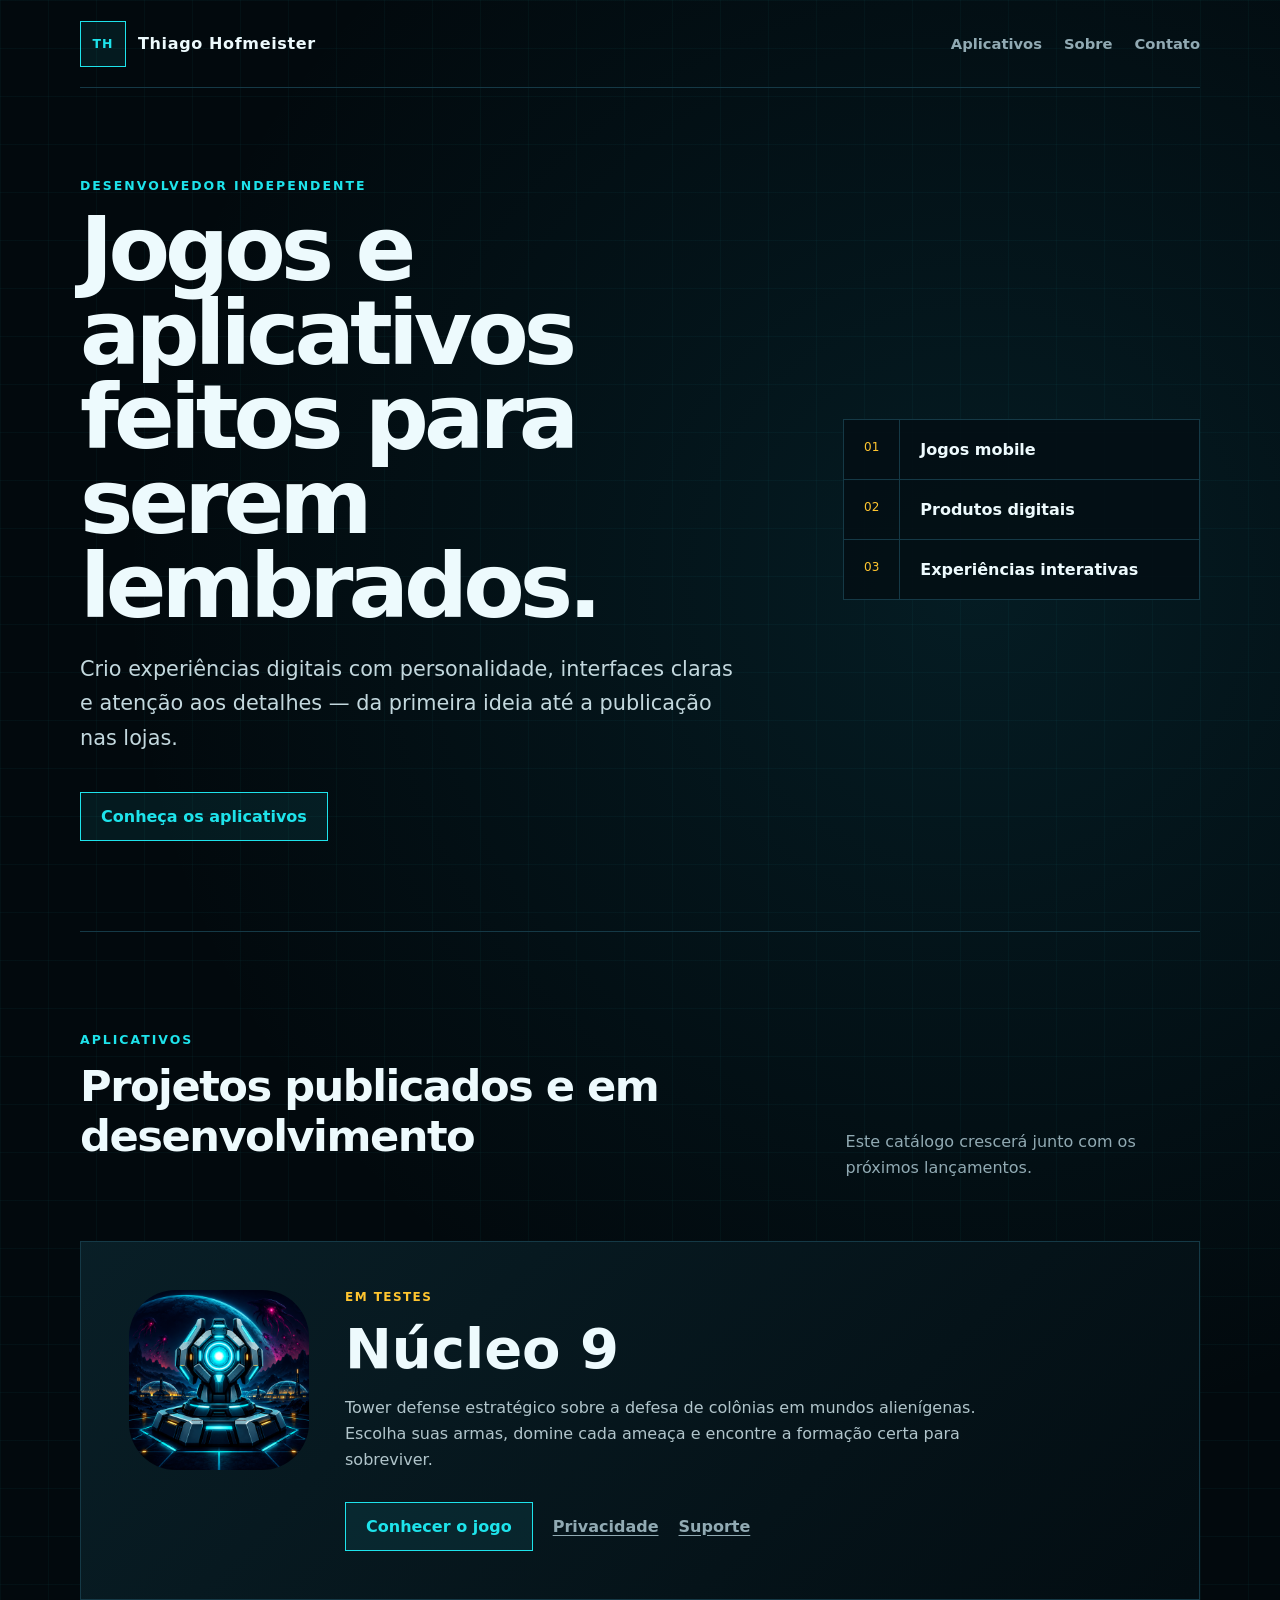
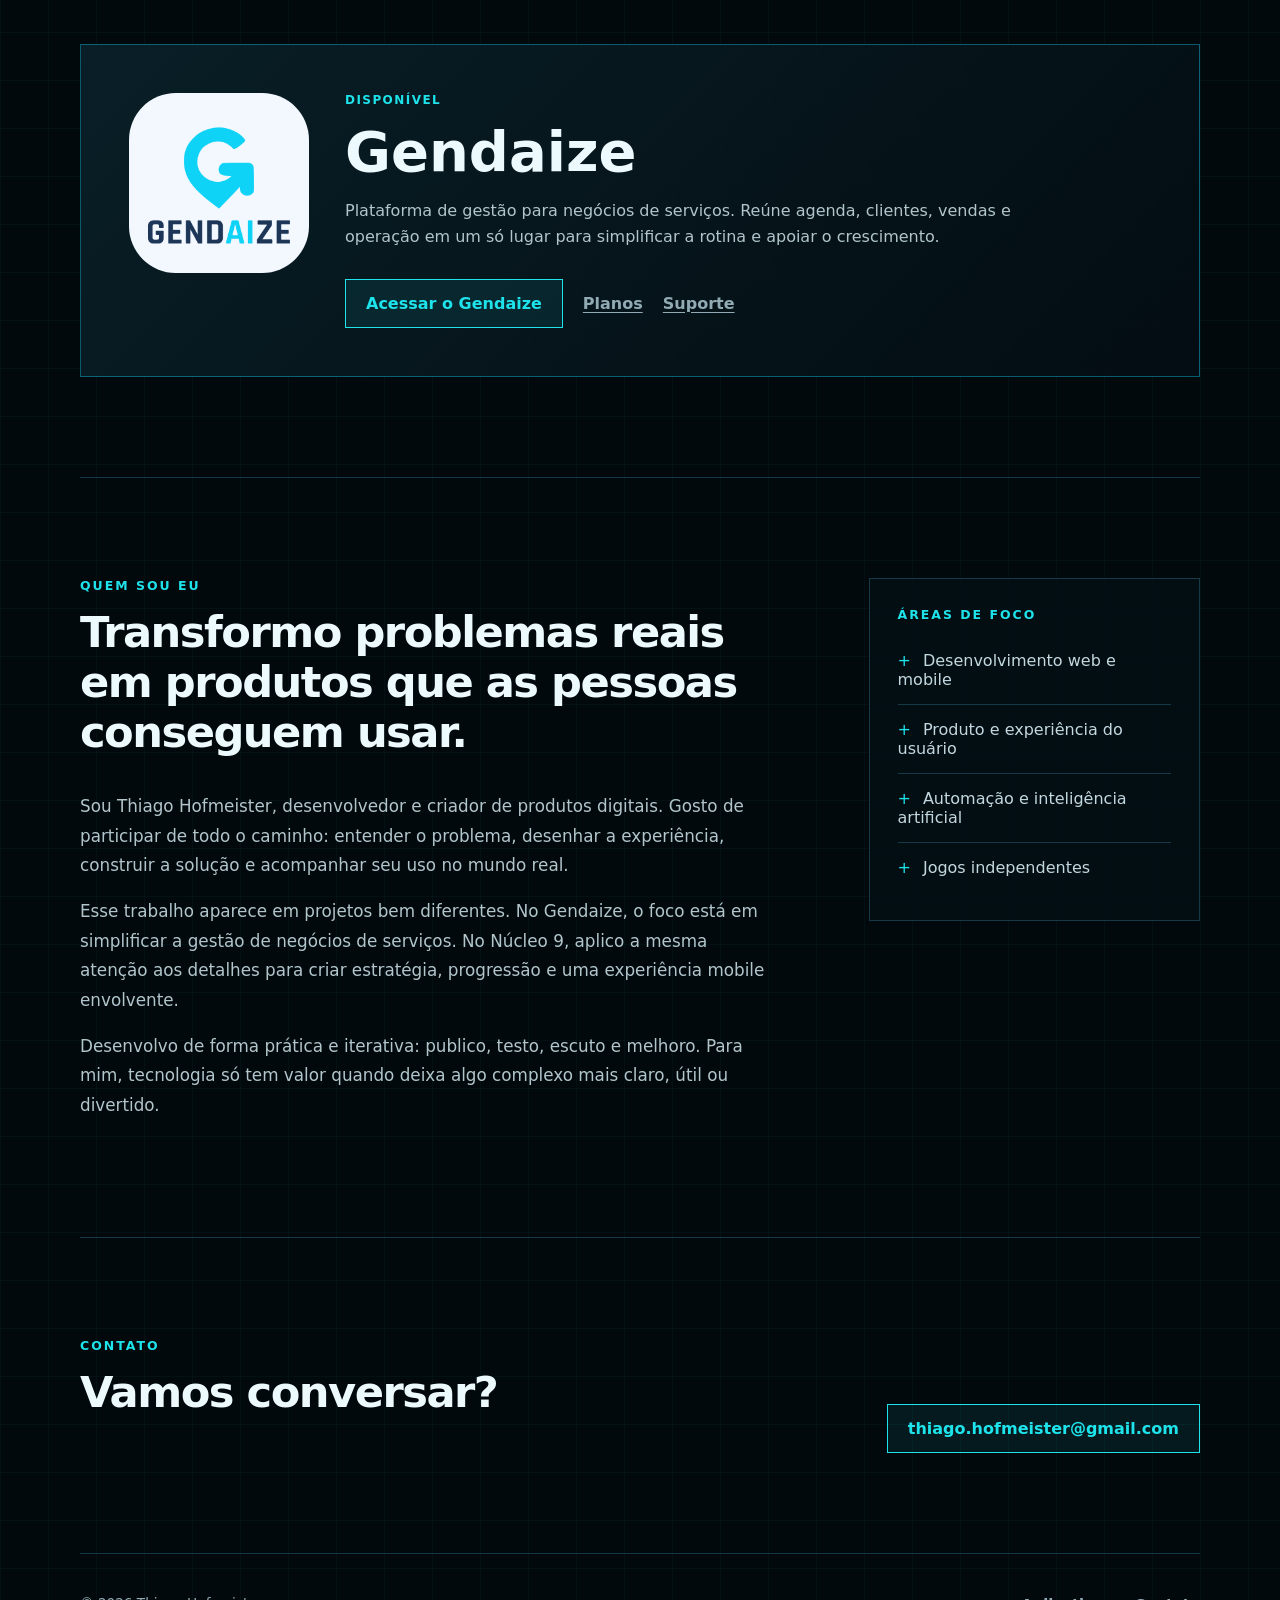
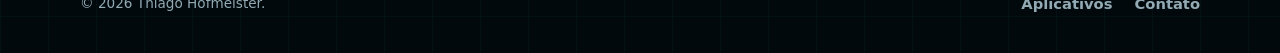
<file: index.html>
<!doctype html>
<html lang="pt-BR">
  <head>
    <meta charset="utf-8">
    <meta name="viewport" content="width=device-width, initial-scale=1">
    <meta name="description" content="Site de Thiago Hofmeister, desenvolvedor independente de jogos e aplicativos.">
    <meta name="theme-color" content="#041318">
    <title>Thiago Hofmeister — Desenvolvedor</title>
    <link rel="icon" href="/assets/app-icon.png">
    <link rel="stylesheet" href="/styles.css">
  </head>
  <body>
    <header class="site-header">
      <a class="brand" href="/" aria-label="Página inicial de Thiago Hofmeister">
        <span class="brand-mark" aria-hidden="true">TH</span>
        <span>Thiago Hofmeister</span>
      </a>
      <nav aria-label="Navegação principal">
        <a href="#aplicativos">Aplicativos</a>
        <a href="#sobre">Sobre</a>
        <a href="#contato">Contato</a>
      </nav>
    </header>

    <main>
      <section class="developer-hero">
        <div>
          <p class="eyebrow">Desenvolvedor independente</p>
          <h1>Jogos e aplicativos feitos para serem lembrados.</h1>
          <p class="lead">Crio experiências digitais com personalidade, interfaces claras e atenção aos detalhes — da primeira ideia até a publicação nas lojas.</p>
          <a class="button" href="#aplicativos">Conheça os aplicativos</a>
        </div>
        <div class="signal-card" aria-label="Áreas de atuação">
          <span>01</span><strong>Jogos mobile</strong>
          <span>02</span><strong>Produtos digitais</strong>
          <span>03</span><strong>Experiências interativas</strong>
        </div>
      </section>

      <section class="app-catalog" id="aplicativos" aria-labelledby="apps-title">
        <div class="section-heading">
          <div>
            <p class="eyebrow">Aplicativos</p>
            <h2 id="apps-title">Projetos publicados e em desenvolvimento</h2>
          </div>
          <p>Este catálogo crescerá junto com os próximos lançamentos.</p>
        </div>

        <article class="app-card">
          <img src="/assets/app-icon.png" alt="Ícone do Núcleo 9" width="180" height="180">
          <div class="app-card-copy">
            <p class="app-status">Em testes</p>
            <h3>Núcleo 9</h3>
            <p>Tower defense estratégico sobre a defesa de colônias em mundos alienígenas. Escolha suas armas, domine cada ameaça e encontre a formação certa para sobreviver.</p>
            <div class="app-actions">
              <a class="button" href="/apps/nucleo-9/">Conhecer o jogo</a>
              <a href="/privacidade/">Privacidade</a>
              <a href="/suporte/">Suporte</a>
            </div>
          </div>
        </article>

        <article class="app-card app-card-gendaize">
          <div class="app-logo-frame">
            <img src="/assets/gendaize-logo.png" alt="Logotipo do Gendaize" width="180" height="180">
          </div>
          <div class="app-card-copy">
            <p class="app-status app-status-live">Disponível</p>
            <h3>Gendaize</h3>
            <p>Plataforma de gestão para negócios de serviços. Reúne agenda, clientes, vendas e operação em um só lugar para simplificar a rotina e apoiar o crescimento.</p>
            <div class="app-actions">
              <a class="button" href="https://gendaize.app" rel="noreferrer">Acessar o Gendaize</a>
              <a href="https://gendaize.app/planos" rel="noreferrer">Planos</a>
              <a href="https://gendaize.app/ajuda-e-suporte" rel="noreferrer">Suporte</a>
            </div>
          </div>
        </article>
      </section>

      <section class="about" id="sobre" aria-labelledby="about-title">
        <div class="about-copy">
          <p class="eyebrow">Quem sou eu</p>
          <h2 id="about-title">Transformo problemas reais em produtos que as pessoas conseguem usar.</h2>
          <p>Sou Thiago Hofmeister, desenvolvedor e criador de produtos digitais. Gosto de participar de todo o caminho: entender o problema, desenhar a experiência, construir a solução e acompanhar seu uso no mundo real.</p>
          <p>Esse trabalho aparece em projetos bem diferentes. No Gendaize, o foco está em simplificar a gestão de negócios de serviços. No Núcleo 9, aplico a mesma atenção aos detalhes para criar estratégia, progressão e uma experiência mobile envolvente.</p>
          <p>Desenvolvo de forma prática e iterativa: publico, testo, escuto e melhoro. Para mim, tecnologia só tem valor quando deixa algo complexo mais claro, útil ou divertido.</p>
        </div>
        <aside class="about-focus" aria-label="Áreas de foco">
          <p class="eyebrow">Áreas de foco</p>
          <ul>
            <li>Desenvolvimento web e mobile</li>
            <li>Produto e experiência do usuário</li>
            <li>Automação e inteligência artificial</li>
            <li>Jogos independentes</li>
          </ul>
        </aside>
      </section>

      <section class="contact-section" id="contato">
        <div><p class="eyebrow">Contato</p><h2>Vamos conversar?</h2></div>
        <a class="button" href="mailto:thiago.hofmeister@gmail.com">thiago.hofmeister@gmail.com</a>
      </section>
    </main>

    <footer>
      <p>© 2026 Thiago Hofmeister.</p>
      <div>
        <a href="#aplicativos">Aplicativos</a>
        <a href="mailto:thiago.hofmeister@gmail.com">Contato</a>
      </div>
    </footer>
  </body>
</html>
</file>
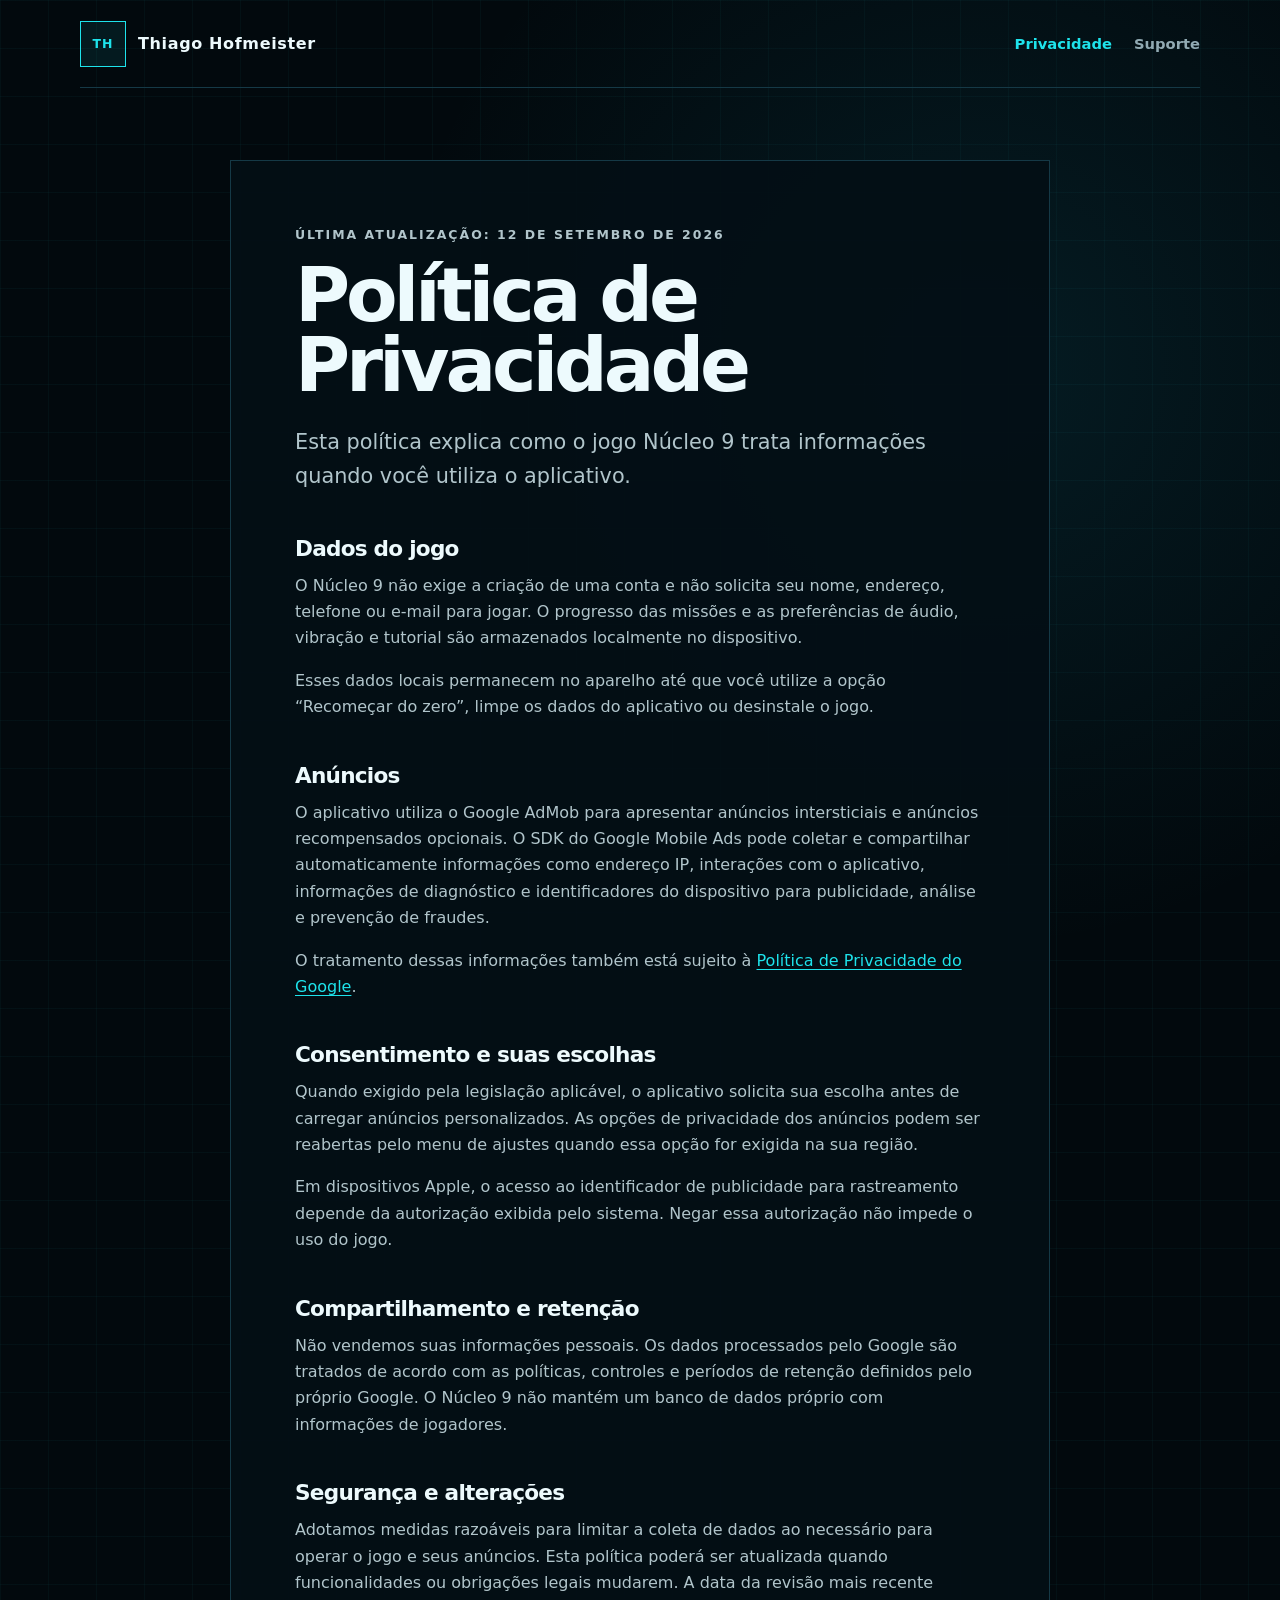
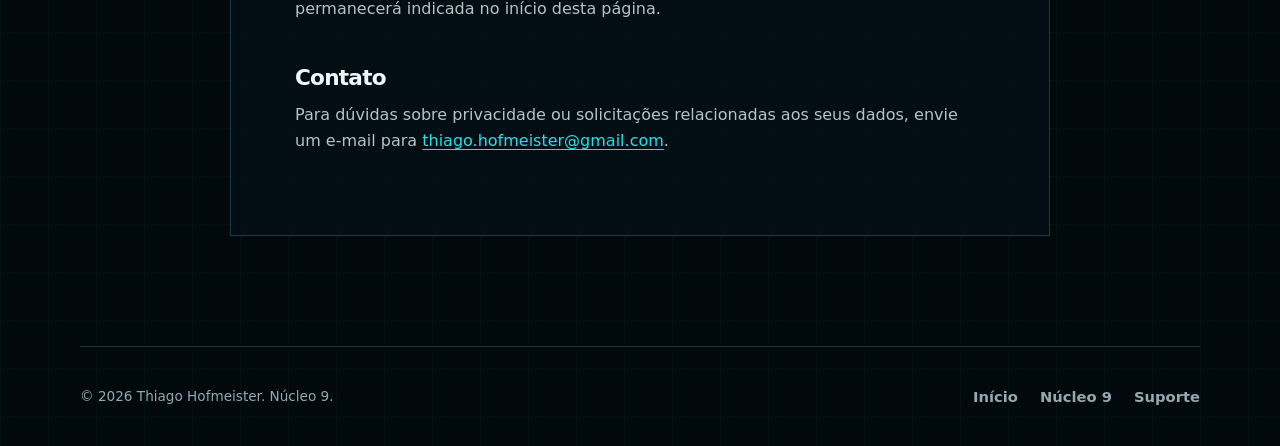
<file: privacidade/index.html>
<!doctype html>
<html lang="pt-BR">
  <head>
    <meta charset="utf-8">
    <meta name="viewport" content="width=device-width, initial-scale=1">
    <meta name="description" content="Política de Privacidade do jogo Núcleo 9.">
    <meta name="theme-color" content="#041318">
    <title>Política de Privacidade — Núcleo 9</title>
    <link rel="icon" href="/assets/app-icon.png">
    <link rel="stylesheet" href="/styles.css">
  </head>
  <body>
    <header class="site-header">
      <a class="brand" href="/" aria-label="Página inicial de Thiago Hofmeister">
        <span class="brand-mark" aria-hidden="true">TH</span>
        <span>Thiago Hofmeister</span>
      </a>
      <nav aria-label="Navegação principal">
        <a aria-current="page" href="/privacidade/">Privacidade</a>
        <a href="/suporte/">Suporte</a>
      </nav>
    </header>

    <main class="document-shell">
      <article class="document">
        <p class="eyebrow">Última atualização: 12 de setembro de 2026</p>
        <h1>Política de Privacidade</h1>
        <p class="lead">Esta política explica como o jogo Núcleo 9 trata informações quando você utiliza o aplicativo.</p>

        <h2>Dados do jogo</h2>
        <p>O Núcleo 9 não exige a criação de uma conta e não solicita seu nome, endereço, telefone ou e-mail para jogar. O progresso das missões e as preferências de áudio, vibração e tutorial são armazenados localmente no dispositivo.</p>
        <p>Esses dados locais permanecem no aparelho até que você utilize a opção “Recomeçar do zero”, limpe os dados do aplicativo ou desinstale o jogo.</p>

        <h2>Anúncios</h2>
        <p>O aplicativo utiliza o Google AdMob para apresentar anúncios intersticiais e anúncios recompensados opcionais. O SDK do Google Mobile Ads pode coletar e compartilhar automaticamente informações como endereço IP, interações com o aplicativo, informações de diagnóstico e identificadores do dispositivo para publicidade, análise e prevenção de fraudes.</p>
        <p>O tratamento dessas informações também está sujeito à <a href="https://policies.google.com/privacy" rel="noreferrer">Política de Privacidade do Google</a>.</p>

        <h2>Consentimento e suas escolhas</h2>
        <p>Quando exigido pela legislação aplicável, o aplicativo solicita sua escolha antes de carregar anúncios personalizados. As opções de privacidade dos anúncios podem ser reabertas pelo menu de ajustes quando essa opção for exigida na sua região.</p>
        <p>Em dispositivos Apple, o acesso ao identificador de publicidade para rastreamento depende da autorização exibida pelo sistema. Negar essa autorização não impede o uso do jogo.</p>

        <h2>Compartilhamento e retenção</h2>
        <p>Não vendemos suas informações pessoais. Os dados processados pelo Google são tratados de acordo com as políticas, controles e períodos de retenção definidos pelo próprio Google. O Núcleo 9 não mantém um banco de dados próprio com informações de jogadores.</p>

        <h2>Segurança e alterações</h2>
        <p>Adotamos medidas razoáveis para limitar a coleta de dados ao necessário para operar o jogo e seus anúncios. Esta política poderá ser atualizada quando funcionalidades ou obrigações legais mudarem. A data da revisão mais recente permanecerá indicada no início desta página.</p>

        <h2>Contato</h2>
        <p>Para dúvidas sobre privacidade ou solicitações relacionadas aos seus dados, envie um e-mail para <a href="mailto:thiago.hofmeister@gmail.com">thiago.hofmeister@gmail.com</a>.</p>
      </article>
    </main>

    <footer>
      <p>© 2026 Thiago Hofmeister. Núcleo 9.</p>
      <div>
        <a href="/">Início</a>
        <a href="/apps/nucleo-9/">Núcleo 9</a>
        <a href="/suporte/">Suporte</a>
      </div>
    </footer>
  </body>
</html>
</file>
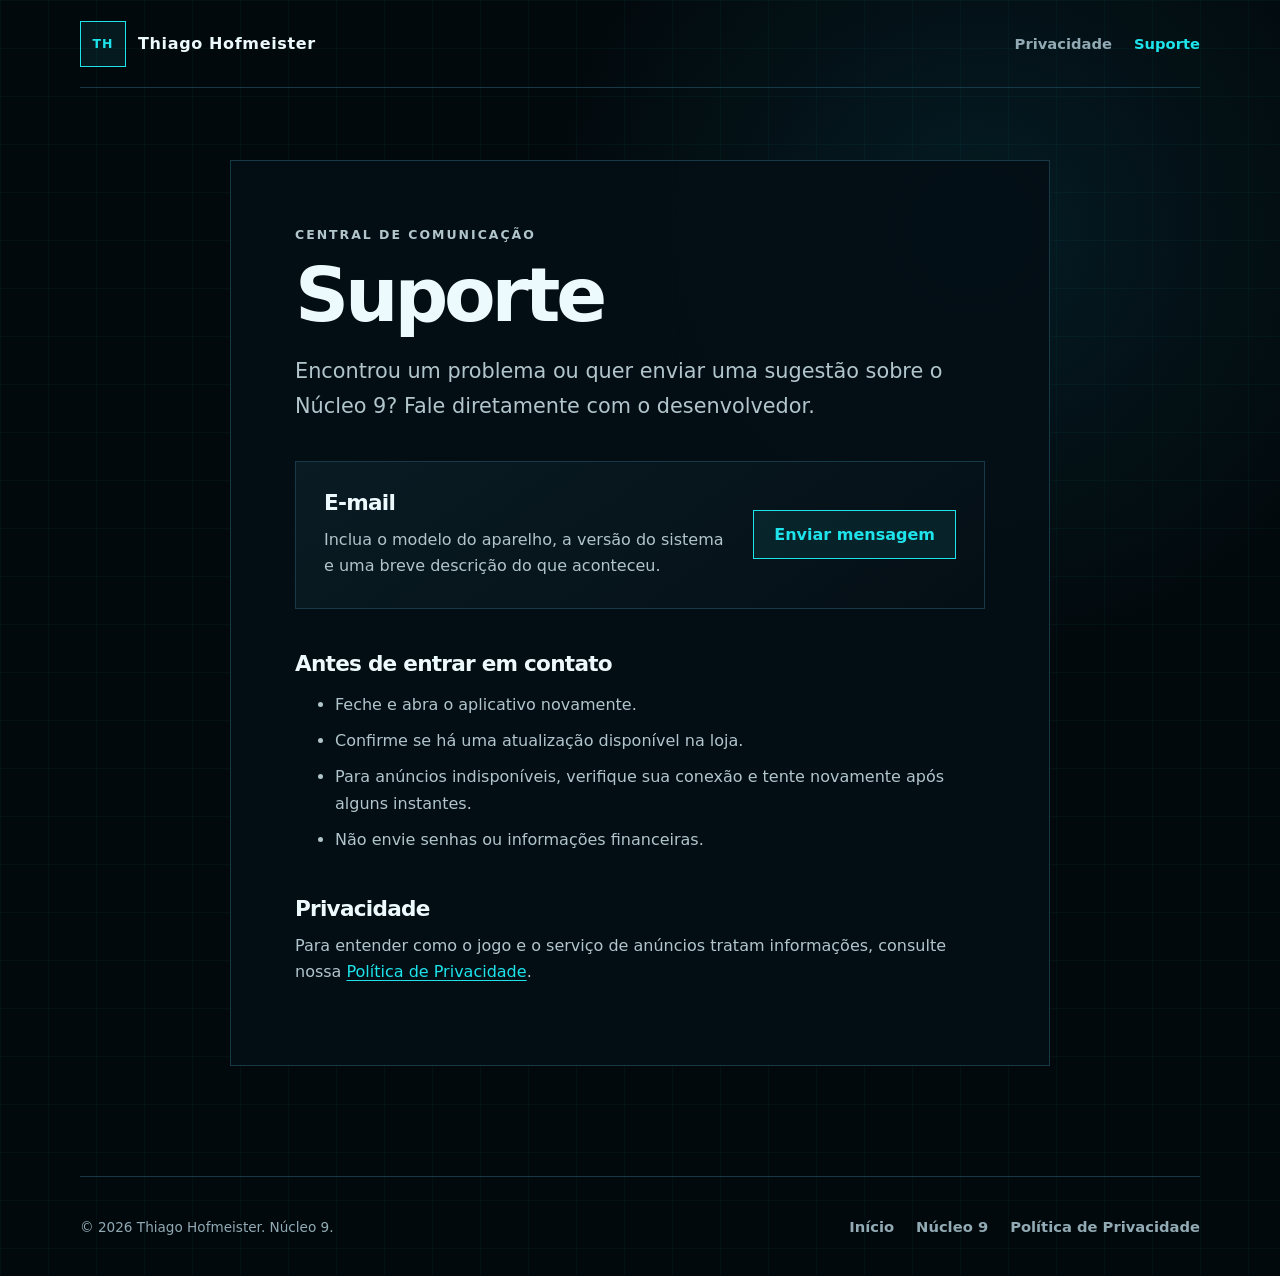
<file: suporte/index.html>
<!doctype html>
<html lang="pt-BR">
  <head>
    <meta charset="utf-8">
    <meta name="viewport" content="width=device-width, initial-scale=1">
    <meta name="description" content="Suporte do jogo Núcleo 9.">
    <meta name="theme-color" content="#041318">
    <title>Suporte — Núcleo 9</title>
    <link rel="icon" href="/assets/app-icon.png">
    <link rel="stylesheet" href="/styles.css">
  </head>
  <body>
    <header class="site-header">
      <a class="brand" href="/" aria-label="Página inicial de Thiago Hofmeister">
        <span class="brand-mark" aria-hidden="true">TH</span>
        <span>Thiago Hofmeister</span>
      </a>
      <nav aria-label="Navegação principal">
        <a href="/privacidade/">Privacidade</a>
        <a aria-current="page" href="/suporte/">Suporte</a>
      </nav>
    </header>

    <main class="document-shell">
      <article class="document">
        <p class="eyebrow">Central de comunicação</p>
        <h1>Suporte</h1>
        <p class="lead">Encontrou um problema ou quer enviar uma sugestão sobre o Núcleo 9? Fale diretamente com o desenvolvedor.</p>

        <div class="contact-card">
          <div>
            <h2>E-mail</h2>
            <p>Inclua o modelo do aparelho, a versão do sistema e uma breve descrição do que aconteceu.</p>
          </div>
          <a class="button" href="mailto:thiago.hofmeister@gmail.com?subject=Suporte%20N%C3%BAcleo%209">Enviar mensagem</a>
        </div>

        <h2>Antes de entrar em contato</h2>
        <ul>
          <li>Feche e abra o aplicativo novamente.</li>
          <li>Confirme se há uma atualização disponível na loja.</li>
          <li>Para anúncios indisponíveis, verifique sua conexão e tente novamente após alguns instantes.</li>
          <li>Não envie senhas ou informações financeiras.</li>
        </ul>

        <h2>Privacidade</h2>
        <p>Para entender como o jogo e o serviço de anúncios tratam informações, consulte nossa <a href="/privacidade/">Política de Privacidade</a>.</p>
      </article>
    </main>

    <footer>
      <p>© 2026 Thiago Hofmeister. Núcleo 9.</p>
      <div>
        <a href="/">Início</a>
        <a href="/apps/nucleo-9/">Núcleo 9</a>
        <a href="/privacidade/">Política de Privacidade</a>
      </div>
    </footer>
  </body>
</html>
</file>
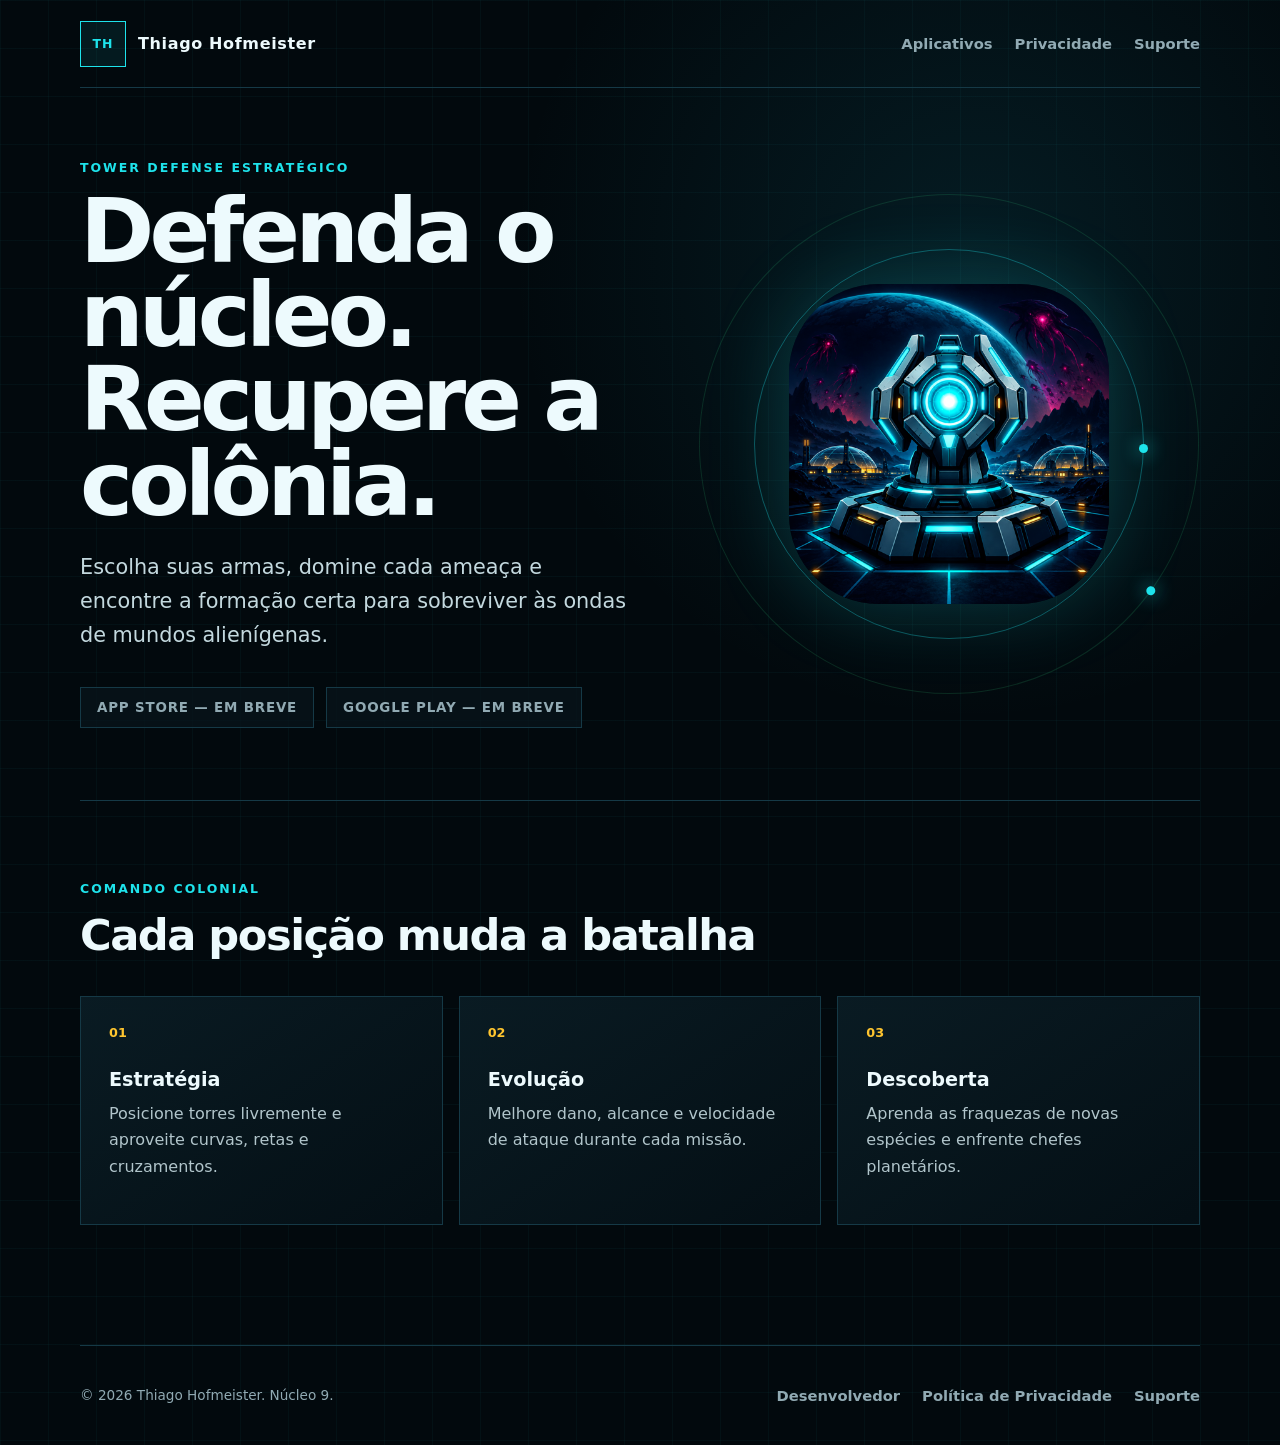
<file: apps/nucleo-9/index.html>
<!doctype html>
<html lang="pt-BR">
  <head>
    <meta charset="utf-8">
    <meta name="viewport" content="width=device-width, initial-scale=1">
    <meta name="description" content="Núcleo 9 é um tower defense estratégico sobre a defesa de colônias em mundos alienígenas.">
    <meta name="theme-color" content="#041318">
    <title>Núcleo 9 — Tower Defense</title>
    <link rel="icon" href="/assets/app-icon.png">
    <link rel="stylesheet" href="/styles.css">
  </head>
  <body>
    <header class="site-header">
      <a class="brand" href="/" aria-label="Página inicial de Thiago Hofmeister">
        <span class="brand-mark" aria-hidden="true">TH</span>
        <span>Thiago Hofmeister</span>
      </a>
      <nav aria-label="Navegação principal">
        <a href="/#aplicativos">Aplicativos</a>
        <a href="/privacidade/">Privacidade</a>
        <a href="/suporte/">Suporte</a>
      </nav>
    </header>

    <main>
      <section class="hero">
        <div class="hero-copy">
          <p class="eyebrow">Tower defense estratégico</p>
          <h1>Defenda o núcleo.<br>Recupere a colônia.</h1>
          <p class="lead">Escolha suas armas, domine cada ameaça e encontre a formação certa para sobreviver às ondas de mundos alienígenas.</p>
          <div class="store-status" aria-label="Disponibilidade">
            <span>App Store — em breve</span>
            <span>Google Play — em breve</span>
          </div>
        </div>
        <div class="hero-art" aria-hidden="true">
          <div class="orbit orbit-one"></div>
          <div class="orbit orbit-two"></div>
          <img src="/assets/app-icon.png" alt="" width="320" height="320">
        </div>
      </section>

      <section class="features" aria-labelledby="features-title">
        <div><p class="eyebrow">Comando colonial</p><h2 id="features-title">Cada posição muda a batalha</h2></div>
        <div class="feature-grid">
          <article><span class="feature-number">01</span><h3>Estratégia</h3><p>Posicione torres livremente e aproveite curvas, retas e cruzamentos.</p></article>
          <article><span class="feature-number">02</span><h3>Evolução</h3><p>Melhore dano, alcance e velocidade de ataque durante cada missão.</p></article>
          <article><span class="feature-number">03</span><h3>Descoberta</h3><p>Aprenda as fraquezas de novas espécies e enfrente chefes planetários.</p></article>
        </div>
      </section>
    </main>

    <footer>
      <p>© 2026 Thiago Hofmeister. Núcleo 9.</p>
      <div>
        <a href="/">Desenvolvedor</a>
        <a href="/privacidade/">Política de Privacidade</a>
        <a href="/suporte/">Suporte</a>
      </div>
    </footer>
  </body>
</html>
</file>
<file: styles.css>
:root {
  color-scheme: dark;
  --background: #02090d;
  --surface: #07141b;
  --line: #153946;
  --cyan: #1ee3eb;
  --gold: #ffc52f;
  --text: #edfafd;
  --muted: #91aab3;
  font-family: Inter, ui-sans-serif, system-ui, -apple-system, BlinkMacSystemFont, "Segoe UI", sans-serif;
}

* {
  box-sizing: border-box;
}

html {
  background: var(--background);
  scroll-behavior: smooth;
}

body {
  min-height: 100vh;
  margin: 0;
  overflow-x: hidden;
  color: var(--text);
  background:
    linear-gradient(rgba(30, 227, 235, 0.035) 1px, transparent 1px),
    linear-gradient(90deg, rgba(30, 227, 235, 0.035) 1px, transparent 1px),
    radial-gradient(circle at 76% 18%, rgba(21, 144, 170, 0.14), transparent 30%),
    var(--background);
  background-size: 48px 48px, 48px 48px, auto, auto;
}

a {
  color: var(--cyan);
  text-underline-offset: 0.2em;
}

.site-header,
footer {
  width: min(1120px, calc(100% - 40px));
  margin: 0 auto;
  display: flex;
  align-items: center;
  justify-content: space-between;
  gap: 24px;
}

.site-header {
  min-height: 88px;
  border-bottom: 1px solid var(--line);
}

.brand {
  display: inline-flex;
  align-items: center;
  gap: 12px;
  color: var(--text);
  font-weight: 800;
  letter-spacing: 0.04em;
  text-decoration: none;
}

.brand img {
  border-radius: 12px;
}

.brand-mark {
  display: grid;
  width: 46px;
  height: 46px;
  place-items: center;
  border: 1px solid var(--cyan);
  background: rgba(30, 227, 235, 0.08);
  color: var(--cyan);
  font-size: 0.78rem;
  letter-spacing: 0.08em;
}

nav,
footer div {
  display: flex;
  flex-wrap: wrap;
  gap: 22px;
}

nav a,
footer a {
  color: var(--muted);
  font-size: 0.92rem;
  font-weight: 700;
  text-decoration: none;
}

nav a:hover,
nav a[aria-current="page"],
footer a:hover {
  color: var(--cyan);
}

main {
  width: min(1120px, calc(100% - 40px));
  margin: 0 auto;
}

.developer-hero {
  min-height: 650px;
  display: grid;
  grid-template-columns: minmax(0, 1.3fr) minmax(280px, 0.7fr);
  align-items: center;
  gap: clamp(48px, 8vw, 100px);
  padding: 90px 0;
}

.developer-hero .button {
  display: inline-block;
  margin-top: 16px;
}

.signal-card {
  display: grid;
  grid-template-columns: auto 1fr;
  border: 1px solid var(--line);
  background: rgba(4, 15, 21, 0.9);
}

.signal-card span,
.signal-card strong {
  padding: 20px;
  border-bottom: 1px solid var(--line);
}

.signal-card span {
  color: var(--gold);
  font-size: 0.75rem;
}

.signal-card strong {
  border-left: 1px solid var(--line);
}

.signal-card :nth-last-child(-n + 2) {
  border-bottom: 0;
}

.app-catalog,
.about,
.contact-section {
  padding: 100px 0;
  border-top: 1px solid var(--line);
}

.section-heading,
.contact-section {
  display: flex;
  align-items: end;
  justify-content: space-between;
  gap: 40px;
}

.section-heading > p {
  max-width: 360px;
  color: var(--muted);
  line-height: 1.6;
}

.app-card {
  display: grid;
  grid-template-columns: 180px 1fr;
  gap: 36px;
  margin-top: 44px;
  padding: clamp(24px, 5vw, 48px);
  border: 1px solid var(--line);
  background: linear-gradient(135deg, rgba(9, 31, 39, 0.98), rgba(3, 13, 18, 0.96));
}

.app-card > img,
.app-logo-frame {
  width: 100%;
  aspect-ratio: 1;
  border-radius: 26%;
}

.app-card > img {
  height: auto;
}

.app-logo-frame {
  display: grid;
  place-items: center;
  overflow: hidden;
  background: #f3f8ff;
}

.app-logo-frame img {
  width: 88%;
  height: auto;
}

.app-card-gendaize {
  border-color: rgba(19, 194, 232, 0.42);
}

.app-card h3 {
  margin-bottom: 14px;
  font-size: clamp(2rem, 5vw, 3.5rem);
}

.app-card-copy > p:not(.app-status) {
  max-width: 680px;
  color: #b1c5cb;
  line-height: 1.65;
}

.app-status {
  color: var(--gold);
  font-size: 0.75rem;
  font-weight: 800;
  letter-spacing: 0.12em;
  text-transform: uppercase;
}

.app-status-live {
  color: var(--cyan);
}

.app-actions {
  display: flex;
  flex-wrap: wrap;
  align-items: center;
  gap: 20px;
  margin-top: 28px;
}

.app-actions > a:not(.button) {
  color: var(--muted);
  font-weight: 700;
}

.about {
  display: grid;
  grid-template-columns: minmax(0, 1.35fr) minmax(260px, 0.65fr);
  gap: clamp(48px, 8vw, 100px);
}

.about-copy p:not(.eyebrow) {
  max-width: 760px;
  color: #b1c5cb;
  font-size: 1.05rem;
  line-height: 1.75;
}

.about-focus {
  align-self: start;
  padding: 28px;
  border: 1px solid var(--line);
  background: rgba(4, 15, 21, 0.9);
}

.about-focus ul {
  margin: 0;
  padding: 0;
  list-style: none;
}

.about-focus li {
  padding: 15px 0;
  border-bottom: 1px solid var(--line);
  color: #c3d8de;
}

.about-focus li::before {
  content: "+";
  margin-right: 12px;
  color: var(--cyan);
}

.about-focus li:last-child {
  border-bottom: 0;
}

.hero {
  min-height: 650px;
  display: grid;
  grid-template-columns: 1.05fr 0.95fr;
  align-items: center;
  gap: 64px;
  padding: 72px 0;
}

.eyebrow {
  margin: 0 0 14px;
  color: var(--cyan);
  font-size: 0.78rem;
  font-weight: 800;
  letter-spacing: 0.16em;
  text-transform: uppercase;
}

h1,
h2,
h3,
p {
  margin-top: 0;
}

h1 {
  max-width: 760px;
  margin-bottom: 24px;
  font-size: clamp(2.8rem, 7vw, 5.8rem);
  line-height: 0.94;
  letter-spacing: -0.055em;
}

h2 {
  font-size: clamp(1.7rem, 4vw, 2.7rem);
  letter-spacing: -0.035em;
}

h3 {
  margin-bottom: 10px;
  font-size: 1.2rem;
}

.lead {
  max-width: 700px;
  color: #c3d8de;
  font-size: clamp(1.05rem, 2vw, 1.3rem);
  line-height: 1.65;
}

.store-status {
  display: flex;
  flex-wrap: wrap;
  gap: 12px;
  margin-top: 34px;
}

.store-status span {
  padding: 12px 16px;
  border: 1px solid var(--line);
  background: rgba(7, 20, 27, 0.75);
  color: var(--muted);
  font-size: 0.84rem;
  font-weight: 800;
  letter-spacing: 0.06em;
  text-transform: uppercase;
}

.hero-art {
  position: relative;
  display: grid;
  min-height: 420px;
  place-items: center;
}

.hero-art img {
  position: relative;
  z-index: 2;
  width: min(320px, 72vw);
  height: auto;
  border-radius: 28%;
  box-shadow: 0 0 80px rgba(30, 227, 235, 0.22);
}

.orbit {
  position: absolute;
  max-width: calc(100vw - 24px);
  max-height: calc(100vw - 24px);
  border: 1px solid rgba(30, 227, 235, 0.32);
  border-radius: 50%;
}

.orbit::after {
  content: "";
  position: absolute;
  top: 50%;
  right: -5px;
  width: 9px;
  height: 9px;
  border-radius: 50%;
  background: var(--cyan);
  box-shadow: 0 0 18px var(--cyan);
}

.orbit-one {
  width: 390px;
  height: 390px;
}

.orbit-two {
  width: 500px;
  height: 500px;
  border-color: rgba(54, 219, 135, 0.15);
  transform: rotate(35deg);
}

.features {
  padding: 80px 0 120px;
  border-top: 1px solid var(--line);
}

.feature-grid {
  display: grid;
  grid-template-columns: repeat(3, 1fr);
  gap: 16px;
  margin-top: 36px;
}

.feature-grid article,
.contact-card {
  padding: 28px;
  border: 1px solid var(--line);
  background: linear-gradient(145deg, rgba(10, 28, 36, 0.95), rgba(4, 15, 21, 0.95));
}

.feature-grid p,
.document p,
.document li {
  color: #b1c5cb;
  line-height: 1.65;
}

.feature-number {
  display: block;
  margin-bottom: 28px;
  color: var(--gold);
  font-size: 0.8rem;
  font-weight: 800;
}

.document-shell {
  padding: 72px 0 110px;
}

.document {
  max-width: 820px;
  margin: 0 auto;
  padding: clamp(26px, 6vw, 64px);
  border: 1px solid var(--line);
  background: rgba(4, 15, 21, 0.92);
}

.document h1 {
  font-size: clamp(2.5rem, 7vw, 4.7rem);
}

.document h2 {
  margin-top: 42px;
  margin-bottom: 12px;
  color: var(--text);
  font-size: 1.35rem;
}

.document li + li {
  margin-top: 10px;
}

.contact-card {
  display: flex;
  align-items: center;
  justify-content: space-between;
  gap: 28px;
  margin: 38px 0;
}

.contact-card h2 {
  margin-top: 0;
}

.contact-card p {
  margin-bottom: 0;
}

.button {
  flex: 0 0 auto;
  padding: 14px 20px;
  border: 1px solid var(--cyan);
  background: rgba(30, 227, 235, 0.08);
  color: var(--cyan);
  font-weight: 800;
  text-decoration: none;
}

.button:hover {
  background: var(--cyan);
  color: var(--background);
}

footer {
  min-height: 100px;
  border-top: 1px solid var(--line);
  color: var(--muted);
  font-size: 0.85rem;
}

footer p {
  margin-bottom: 0;
}

@media (max-width: 760px) {
  .site-header,
  footer {
    align-items: flex-start;
    padding: 18px 0;
  }

  .site-header {
    flex-direction: column;
  }

  .site-header nav {
    width: 100%;
    justify-content: space-between;
    gap: 12px;
  }

  .hero {
    min-height: auto;
    grid-template-columns: 1fr;
    gap: 30px;
    padding: 64px 0 84px;
  }

  .developer-hero {
    min-height: auto;
    grid-template-columns: 1fr;
    padding: 70px 0;
  }

  .developer-hero h1 {
    font-size: clamp(2.45rem, 12vw, 3.4rem);
  }

  .section-heading,
  .contact-section {
    align-items: flex-start;
    flex-direction: column;
  }

  .about {
    grid-template-columns: 1fr;
    gap: 36px;
  }

  .app-card {
    grid-template-columns: 1fr;
    gap: 24px;
  }

  .app-card > img,
  .app-logo-frame {
    width: 96px;
  }

  .app-actions {
    align-items: stretch;
    flex-direction: column;
  }

  .app-actions .button,
  .contact-section .button {
    width: 100%;
    text-align: center;
  }

  .contact-section .button {
    overflow-wrap: anywhere;
  }

  .hero-art {
    min-height: 330px;
    grid-row: 1;
  }

  .orbit-one {
    width: 300px;
    height: 300px;
  }

  .orbit-two {
    width: calc(100vw - 32px);
    height: calc(100vw - 32px);
    transform: none;
  }

  .feature-grid {
    grid-template-columns: 1fr;
  }

  .contact-card,
  footer {
    flex-direction: column;
  }
}

@media (prefers-reduced-motion: reduce) {
  html {
    scroll-behavior: auto;
  }
}
</file>
